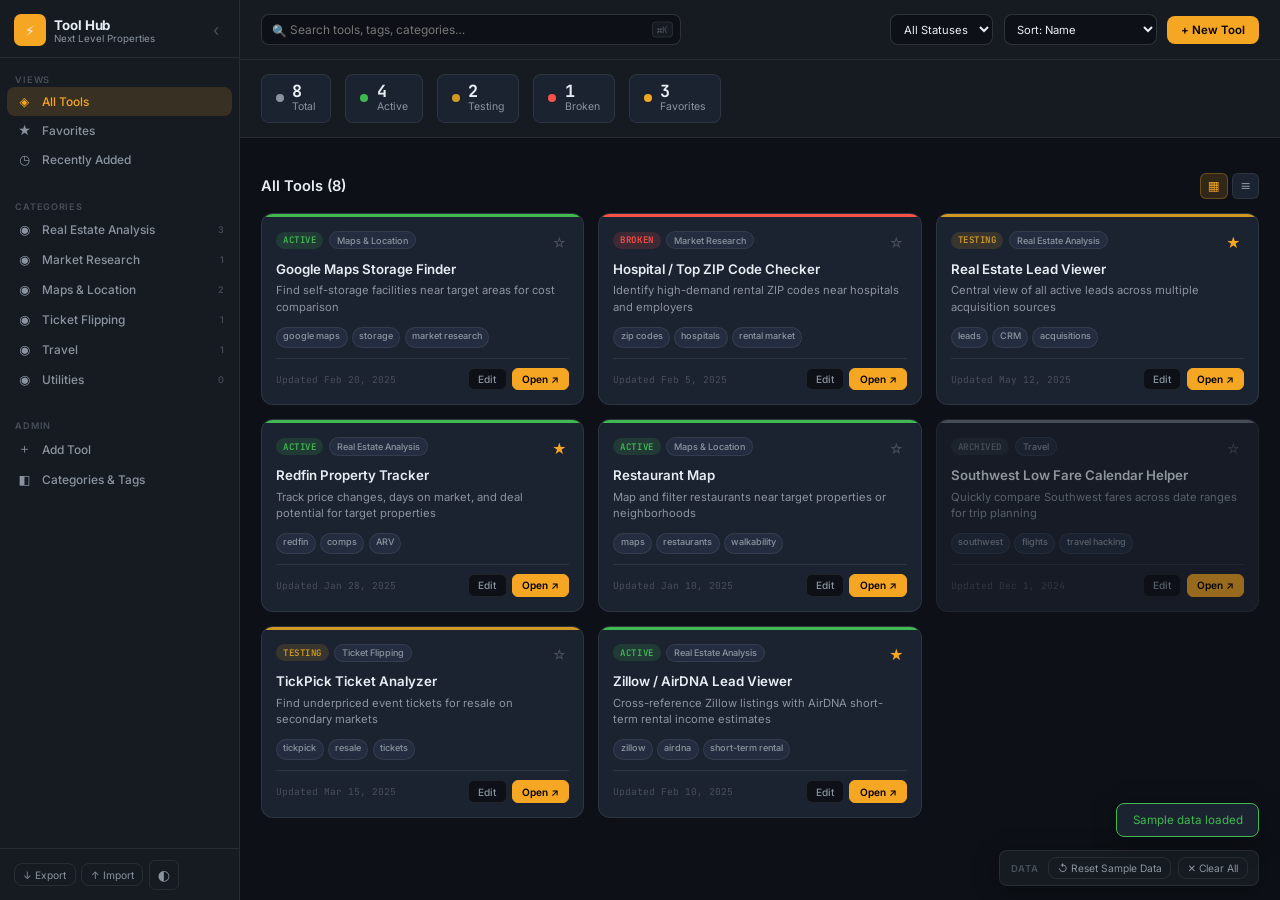
<file: index.html>
<!DOCTYPE html>
<html lang="en" data-theme="dark">
<head>
  <meta charset="UTF-8" />
  <meta name="viewport" content="width=device-width, initial-scale=1.0" />
  <title>Tool Hub — Next Level Properties</title>
  <link rel="preconnect" href="https://fonts.googleapis.com" />
  <link rel="preconnect" href="https://fonts.gstatic.com" crossorigin />
  <link href="https://fonts.googleapis.com/css2?family=Inter:wght@300;400;500;600;700&family=JetBrains+Mono:wght@400;500;600&display=swap" rel="stylesheet" />
  <link rel="stylesheet" href="styles.css" />
</head>
<body>

<!-- SIDEBAR -->
<aside class="sidebar" id="sidebar">
  <div class="sidebar-header">
    <div class="logo">
      <div class="logo-icon">⚡</div>
      <div class="logo-text">
        <span class="logo-title">Tool Hub</span>
        <span class="logo-sub">Next Level Properties</span>
      </div>
    </div>
    <button class="sidebar-toggle-btn" id="sidebarToggle" title="Collapse sidebar">‹</button>
  </div>

  <nav class="sidebar-nav">
    <div class="nav-section-label">Views</div>
    <a href="#" class="nav-item active" data-view="all">
      <span class="nav-icon">◈</span> All Tools
    </a>
    <a href="#" class="nav-item" data-view="favorites">
      <span class="nav-icon">★</span> Favorites
    </a>
    <a href="#" class="nav-item" data-view="recent">
      <span class="nav-icon">◷</span> Recently Added
    </a>

    <div class="nav-section-label" style="margin-top:1.5rem">Categories</div>
    <div id="categoryNav" class="category-nav"></div>

    <div class="nav-section-label" style="margin-top:1.5rem">Admin</div>
    <a href="#" class="nav-item" id="addToolBtn">
      <span class="nav-icon">＋</span> Add Tool
    </a>
    <a href="#" class="nav-item" id="manageCategoriesBtn">
      <span class="nav-icon">◧</span> Categories & Tags
    </a>
  </nav>

  <div class="sidebar-footer">
    <button class="btn-ghost small" id="exportBtn" title="Export backup">↓ Export</button>
    <button class="btn-ghost small" id="importBtn" title="Import backup">↑ Import</button>
    <button class="theme-toggle" id="themeToggle" title="Toggle light/dark">◐</button>
    <input type="file" id="importFile" accept=".json" style="display:none" />
  </div>
</aside>

<!-- MAIN -->
<main class="main" id="main">

  <!-- TOP BAR -->
  <header class="topbar">
    <div class="topbar-left">
      <button class="mobile-menu-btn" id="mobileMenuBtn">☰</button>
      <div class="search-wrap">
        <span class="search-icon">🔍</span>
        <input type="text" id="searchInput" placeholder="Search tools, tags, categories…" class="search-input" />
        <kbd class="search-kbd">⌘K</kbd>
      </div>
    </div>
    <div class="topbar-right">
      <select id="statusFilter" class="filter-select">
        <option value="">All Statuses</option>
        <option value="active">Active</option>
        <option value="testing">Testing</option>
        <option value="broken">Broken</option>
        <option value="archived">Archived</option>
      </select>
      <select id="sortSelect" class="filter-select">
        <option value="name">Sort: Name</option>
        <option value="category">Sort: Category</option>
        <option value="updated">Sort: Last Updated</option>
        <option value="added">Sort: Recently Added</option>
      </select>
      <button class="btn-primary" id="addToolBtnTop">+ New Tool</button>
    </div>
  </header>

  <!-- STATS BAR -->
  <section class="stats-bar" id="statsBar"></section>

  <!-- TAG CHIPS -->
  <div class="active-filters" id="activeFilters"></div>

  <!-- CONTENT -->
  <div class="content-area">
    <div class="content-header">
      <h2 class="content-title" id="contentTitle">All Tools</h2>
      <div class="view-mode-btns">
        <button class="view-btn active" id="gridViewBtn" title="Grid view">▦</button>
        <button class="view-btn" id="listViewBtn" title="List view">≡</button>
      </div>
    </div>

    <div class="tools-grid" id="toolsGrid"></div>
    <div class="empty-state" id="emptyState" style="display:none">
      <div class="empty-icon">🔧</div>
      <h3>No tools found</h3>
      <p>Try a different search, or <a href="#" id="emptyAddLink">add your first tool</a>.</p>
    </div>
  </div>
</main>

<!-- TOOL MODAL -->
<div class="modal-backdrop" id="toolModal" style="display:none">
  <div class="modal modal-large">
    <div class="modal-header">
      <div class="modal-title-area">
        <span class="modal-status-badge" id="modalStatus"></span>
        <h2 class="modal-title" id="modalTitle"></h2>
        <span class="modal-category-badge" id="modalCategory"></span>
      </div>
      <div class="modal-header-actions">
        <button class="btn-icon" id="modalFavBtn" title="Toggle favorite">☆</button>
        <button class="btn-icon" id="modalEditBtn" title="Edit tool">✎</button>
        <button class="btn-icon modal-close" id="closeToolModal">✕</button>
      </div>
    </div>
    <div class="modal-body">
      <div class="modal-left">
        <div class="detail-section">
          <label class="detail-label">Description</label>
          <p class="detail-text" id="modalDesc"></p>
        </div>
        <div class="detail-section" id="modalInstructionsSection">
          <label class="detail-label">Instructions & Notes</label>
          <div class="detail-notes" id="modalInstructions"></div>
        </div>
        <div class="detail-section" id="modalResourcesSection">
          <label class="detail-label">Related Resources</label>
          <div id="modalResources"></div>
        </div>
        <div class="detail-section">
          <label class="detail-label">Tags</label>
          <div class="tags-display" id="modalTags"></div>
        </div>
        <div class="detail-meta-row">
          <span class="detail-meta-item">📅 Updated: <strong id="modalUpdated"></strong></span>
          <span class="detail-meta-item">➕ Added: <strong id="modalAdded"></strong></span>
        </div>
      </div>
      <div class="modal-right">
        <div class="video-panel" id="videoPanel" style="display:none">
          <label class="detail-label">Tutorial Video</label>
          <div id="videoEmbed"></div>
          <a class="btn-ghost small" id="videoOpenBtn" target="_blank" rel="noopener">↗ Open in New Tab</a>
        </div>
        <div class="tool-actions">
          <a class="btn-primary large" id="modalOpenBtn" target="_blank" rel="noopener">⚡ Open Tool</a>
        </div>
      </div>
    </div>
  </div>
</div>

<!-- EDIT/ADD MODAL -->
<div class="modal-backdrop" id="editModal" style="display:none">
  <div class="modal">
    <div class="modal-header">
      <h2 class="modal-title" id="editModalTitle">Add New Tool</h2>
      <button class="btn-icon modal-close" id="closeEditModal">✕</button>
    </div>
    <div class="modal-body single-col">
      <form id="toolForm" autocomplete="off">
        <input type="hidden" id="editToolId" />

        <div class="form-row two-col">
          <div class="form-group">
            <label class="form-label">Tool Name <span class="required">*</span></label>
            <input type="text" id="fName" class="form-input" placeholder="e.g. Zillow Lead Viewer" required />
          </div>
          <div class="form-group">
            <label class="form-label">Category <span class="required">*</span></label>
            <div class="input-with-action">
              <select id="fCategory" class="form-input" required></select>
              <button type="button" class="btn-ghost small" id="newCategoryInlineBtn">+ New</button>
            </div>
          </div>
        </div>

        <div class="form-group">
          <label class="form-label">Short Description</label>
          <input type="text" id="fShortDesc" class="form-input" placeholder="One sentence about what this tool does" />
        </div>

        <div class="form-group">
          <label class="form-label">Full Description / Notes</label>
          <textarea id="fInstructions" class="form-textarea" rows="5" placeholder="How to use this tool, tips, gotchas, workflow…"></textarea>
        </div>

        <div class="form-row two-col">
          <div class="form-group">
            <label class="form-label">Tool URL <span class="required">*</span></label>
            <input type="text" id="fUrl" class="form-input" placeholder="/tools/my-tool/index.html or https://…" required />
          </div>
          <div class="form-group">
            <label class="form-label">Status</label>
            <select id="fStatus" class="form-input">
              <option value="active">Active</option>
              <option value="testing">Testing</option>
              <option value="broken">Broken</option>
              <option value="archived">Archived</option>
            </select>
          </div>
        </div>

        <div class="form-group">
          <label class="form-label">Video / Tutorial URL</label>
          <input type="text" id="fVideoUrl" class="form-input" placeholder="YouTube, Loom, Vimeo, Google Drive, Dropbox…" />
          <span class="form-hint">YouTube and Vimeo will embed automatically. Others show an "Open Video" button.</span>
        </div>

        <div class="form-group">
          <label class="form-label">Tags</label>
          <input type="text" id="fTags" class="form-input" placeholder="Comma-separated: real estate, scraper, analysis" />
        </div>

        <div class="form-group">
          <label class="form-label">Related Resources</label>
          <textarea id="fResources" class="form-textarea" rows="3" placeholder="One per line: Label | URL&#10;e.g. Source Sheet | https://docs.google.com/…"></textarea>
          <span class="form-hint">Format: Label | URL (one per line)</span>
        </div>

        <div class="form-row checkbox-row">
          <label class="checkbox-label">
            <input type="checkbox" id="fFavorite" /> ★ Mark as Favorite
          </label>
        </div>

        <div class="form-actions">
          <button type="button" class="btn-ghost" id="cancelEditBtn">Cancel</button>
          <button type="button" class="btn-danger" id="deleteToolBtn" style="display:none">Delete Tool</button>
          <button type="button" class="btn-secondary" id="duplicateToolBtn" style="display:none">Duplicate</button>
          <button type="submit" class="btn-primary">Save Tool</button>
        </div>
      </form>
    </div>
  </div>
</div>

<!-- CATEGORIES MODAL -->
<div class="modal-backdrop" id="catModal" style="display:none">
  <div class="modal modal-sm">
    <div class="modal-header">
      <h2 class="modal-title">Manage Categories & Tags</h2>
      <button class="btn-icon modal-close" id="closeCatModal">✕</button>
    </div>
    <div class="modal-body single-col">
      <div class="form-group">
        <label class="form-label">Categories</label>
        <div id="catList" class="tag-manager-list"></div>
        <div class="input-with-action" style="margin-top:.5rem">
          <input type="text" id="newCatInput" class="form-input" placeholder="New category name" />
          <button class="btn-secondary small" id="addCatBtn">Add</button>
        </div>
      </div>
      <div class="form-actions">
        <button class="btn-ghost" id="closeCatModalBtn">Close</button>
      </div>
    </div>
  </div>
</div>

<!-- CONFIRM MODAL -->
<div class="modal-backdrop" id="confirmModal" style="display:none">
  <div class="modal modal-sm">
    <div class="modal-header">
      <h2 class="modal-title" id="confirmTitle">Confirm Action</h2>
    </div>
    <div class="modal-body single-col">
      <p id="confirmMessage" class="detail-text"></p>
      <div class="form-actions">
        <button class="btn-ghost" id="confirmCancel">Cancel</button>
        <button class="btn-danger" id="confirmOk">Confirm</button>
      </div>
    </div>
  </div>
</div>

<!-- DATA MGMT BAR -->
<div class="data-bar" id="dataBar">
  <span class="data-bar-label">Data</span>
  <button class="btn-ghost small" id="resetSampleBtn">↺ Reset Sample Data</button>
  <button class="btn-ghost small danger" id="clearAllBtn">✕ Clear All</button>
</div>

<div class="toast" id="toast"></div>

<script src="app.js"></script>
</body>
</html>
</file>
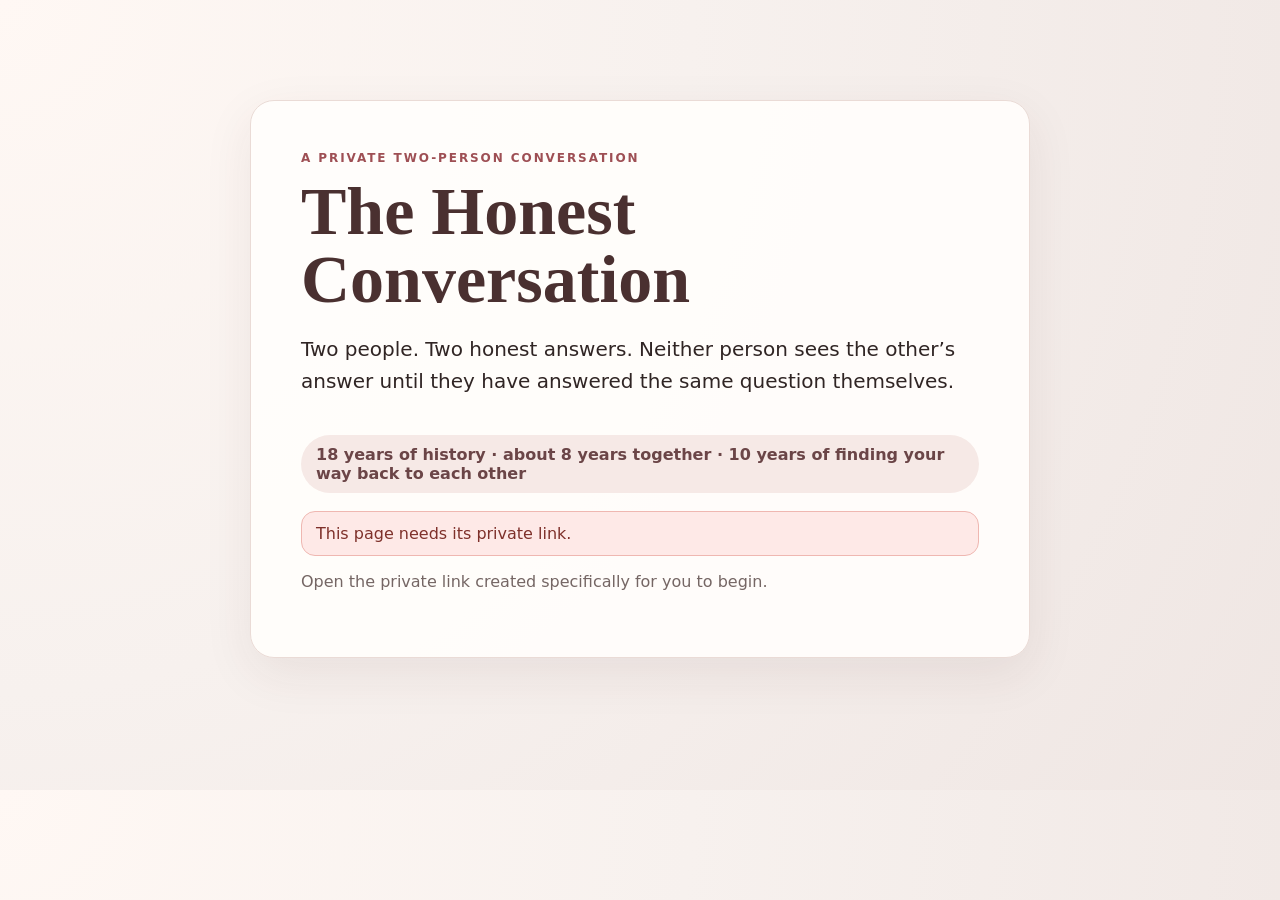
<file: tools/honest-conversation/index.html>
<!doctype html>
<html lang="en">
<head>
<meta charset="utf-8">
<meta name="viewport" content="width=device-width,initial-scale=1">
<meta name="robots" content="noindex,nofollow,noarchive">
<title>The Honest Conversation</title>
<style>
:root{--bg:#f7f1ee;--ink:#302524;--muted:#756664;--rose:#9e4f54;--card:#fffdfb;--line:#eadbd6;--soft:#f6e9e6;--green:#4f7d6b;--gold:#8b6815}*{box-sizing:border-box}body{margin:0;background:radial-gradient(circle at top left,#fff8f4 0,#f7f1ee 46%,#efe6e3 100%);color:var(--ink);font-family:Inter,system-ui,-apple-system,BlinkMacSystemFont,"Segoe UI",sans-serif}.shell{max-width:1080px;margin:auto;padding:28px 18px 60px}.card{background:rgba(255,253,251,.97);border:1px solid var(--line);border-radius:24px;box-shadow:0 16px 50px rgba(74,43,40,.08)}.top{padding:28px 30px;display:flex;gap:24px;justify-content:space-between;align-items:center}.top h1,.section h2,.hero h1,.admin h2{font-family:Georgia,serif;color:#4a3030}.top h1{font-size:38px;margin:8px 0}.top p{margin:0;max-width:700px;color:var(--muted);line-height:1.5}.eyebrow{text-transform:uppercase;letter-spacing:.16em;font-size:12px;font-weight:800;color:var(--rose)}.progress{display:grid;grid-template-columns:auto auto;gap:4px 10px;min-width:190px;background:var(--soft);padding:18px;border-radius:18px}.progress strong{font-size:22px;color:var(--rose)}.progress span{font-size:12px;color:var(--muted);align-self:center}.tabs{display:flex;gap:8px;overflow:auto;padding:16px 0 12px}.tabs button{white-space:nowrap;border:1px solid var(--line);background:#fffaf8;padding:10px 13px;border-radius:999px;cursor:pointer;color:var(--muted)}.tabs button.active{background:var(--rose);color:#fff;border-color:var(--rose)}.section,.admin{padding:30px}.section-title{display:flex;gap:16px;border-bottom:1px solid var(--line);padding-bottom:22px}.section-title .emoji{font-size:34px}.section h2{font-size:32px;margin:0 0 8px}.section-title p{margin:0;color:var(--muted)}.question{padding:26px 0;border-bottom:1px solid var(--line)}.qhead{display:grid;grid-template-columns:38px 1fr auto;gap:12px;align-items:start}.number{width:34px;height:34px;border-radius:50%;display:grid;place-items:center;background:var(--soft);font-weight:800;color:var(--rose)}.qhead h3{font-family:Georgia,serif;font-size:21px;line-height:1.45;margin:2px 0 14px}.badge{font-size:11px;font-weight:800;text-transform:uppercase;letter-spacing:.06em;background:#eee5e2;color:#7b6a67;padding:7px 9px;border-radius:999px}.badge.waiting{background:#fff2cf;color:var(--gold)}.badge.done{background:#e1f0e9;color:#376653}label{display:block;font-size:12px;text-transform:uppercase;letter-spacing:.08em;font-weight:800;color:var(--muted);margin:10px 0 8px}textarea,input,select{width:100%;border:1px solid #dbc9c4;border-radius:14px;padding:12px;font:inherit;background:#fff;color:var(--ink)}textarea{min-height:126px;resize:vertical;line-height:1.5}.actions{display:flex;align-items:center;gap:13px;margin:10px 0 16px;flex-wrap:wrap}button.primary,.pager button,.admin-actions button{border:0;background:var(--rose);color:#fff;font-weight:800;padding:11px 16px;border-radius:12px;cursor:pointer}button.secondary{border:1px solid var(--line);background:#fff;color:var(--ink);font-weight:700;padding:10px 14px;border-radius:12px;cursor:pointer}button:disabled{opacity:.45}.saved{font-size:13px;color:var(--green);font-weight:700}.partner{background:#f2ecea;border:1px dashed #d3c4c0;border-radius:16px;padding:16px}.partner.revealed{background:#edf5f1;border-style:solid;border-color:#c9ded4}.partner-title{font-weight:800;margin-bottom:7px}.partner p{margin:0;white-space:pre-wrap;line-height:1.55}.locked{color:var(--muted)}.pager{display:flex;justify-content:space-between;align-items:center;padding-top:26px}.toast{position:fixed;bottom:20px;right:20px;max-width:380px;background:#fff3d9;border:1px solid #ecd39d;padding:12px 15px;border-radius:14px;box-shadow:0 10px 30px rgba(0,0,0,.12);z-index:20}footer{text-align:center;color:var(--muted);font-size:13px;padding:26px}.loading{text-align:center;padding:60px}.pulse{font-size:48px;color:var(--rose)}.hero{max-width:780px;margin:8vh auto;padding:50px}.hero h1{font-size:clamp(40px,7vw,68px);line-height:1;margin:12px 0 20px}.lead{font-size:20px;line-height:1.6}.history{display:inline-block;margin:18px 0;padding:10px 15px;background:var(--soft);border-radius:999px;color:#6b4547;font-weight:700}.small{color:var(--muted)}.admin-grid{display:grid;grid-template-columns:1fr 1fr;gap:14px}.admin-form{padding:20px;background:var(--soft);border-radius:18px;margin:20px 0}.admin-q{border-top:1px solid var(--line);padding:16px 0}.admin-q.inactive{opacity:.55}.admin-q .meta{font-size:12px;color:var(--muted);margin-bottom:6px}.admin-actions{display:flex;gap:8px;flex-wrap:wrap}.error{background:#fee9e7;border:1px solid #efb7b1;padding:12px 14px;border-radius:14px;color:#7e302a}@media(max-width:720px){.top{align-items:flex-start;flex-direction:column}.progress{width:100%}.section,.admin{padding:20px}.qhead{grid-template-columns:34px 1fr}.badge{grid-column:2;justify-self:start}.admin-grid{grid-template-columns:1fr}}
</style>
</head>
<body><main id="app" class="shell"><div class="card loading"><div class="pulse">♥</div><p>Opening your private conversation…</p></div></main>
<script>
const API='https://qarhqzddzoohftwpzkbb.supabase.co/functions/v1/honest-conversation-api';
const token=new URLSearchParams(location.search).get('t')||'';
let data=null,activeSection=0,drafts={};
const meta={'What We Feel Now':['❤️','Start with what is still here after all these years — without letting nostalgia answer for you.'],'The Past, the Hurt, and Our Patterns':['💔','About eight years together and another decade of finding your way back to each other means there is history worth facing clearly.'],'Fear and Vulnerability':['🥺','Answer what is difficult to say out loud.'],'Our Current Relationships':['💍','Be truthful before making decisions that affect other people.'],'Would This Really Be Different?':['🌱','Love matters, but a different outcome usually requires different behavior.'],'At the Heart of It':['🔥','Separate chemistry and history from the life you could actually build now.'],'The Question That Matters Most':['✨','Answer this one slowly.']};
function esc(s){return String(s??'').replace(/[&<>"']/g,c=>({'&':'&amp;','<':'&lt;','>':'&gt;','"':'&quot;',"'":'&#039;'}[c]))}
function toast(msg){let e=document.createElement('div');e.className='toast';e.textContent=msg;document.body.appendChild(e);setTimeout(()=>e.remove(),2500)}
async function request(method='GET',body){let u=API+(method==='GET'?('?token='+encodeURIComponent(token)):'');let r=await fetch(u,{method,headers:{'Content-Type':'application/json'},body:body?JSON.stringify({...body,token}):undefined});let j=await r.json().catch(()=>({error:'Unexpected response.'}));if(!r.ok)throw new Error(j.error||'Request failed.');return j}
async function load(){if(!token){landing('This page needs its private link.');return}try{data=await request();if(data.session.role==='admin')renderAdmin();else{for(const q of data.questions)drafts[q.id]=q.own_answer||'';renderParticipant()}}catch(e){landing(e.message)}}
function landing(msg=''){document.getElementById('app').innerHTML='<section class="hero card"><div class="eyebrow">A private two-person conversation</div><h1>The Honest Conversation</h1><p class="lead">Two people. Two honest answers. Neither person sees the other’s answer until they have answered the same question themselves.</p><div class="history">18 years of history · about 8 years together · 10 years of finding your way back to each other</div>'+(msg?'<div class="error">'+esc(msg)+'</div>':'')+'<p class="small">Open the private link created specifically for you to begin.</p></section>'}
function groups(){let m=new Map();for(const q of data.questions){if(!m.has(q.section))m.set(q.section,[]);m.get(q.section).push(q)}return [...m.entries()]}
function renderParticipant(){const gs=groups();if(activeSection>=gs.length)activeSection=0;const [section,qs]=gs[activeSection];const answered=data.questions.filter(q=>q.own_answer).length,both=data.questions.filter(q=>q.partner_answer).length;let h='<header class="top card"><div><div class="eyebrow">The Honest Conversation</div><h1>Your private answers</h1><p>Answer for yourself first. The other person’s response unlocks only after you answer the same question.</p></div><div class="progress"><strong>'+answered+'/'+data.questions.length+'</strong><span>you answered</span><strong>'+both+'</strong><span>mutually revealed</span></div></header><nav class="tabs">';gs.forEach(([s],i)=>h+='<button data-tab="'+i+'" class="'+(i===activeSection?'active':'')+'">'+((meta[s]||['•'])[0])+' '+esc(s)+'</button>');h+='</nav><section class="section card"><div class="section-title"><span class="emoji">'+((meta[section]||['💬'])[0])+'</span><div><h2>'+esc(section)+'</h2><p>'+esc((meta[section]||['','Take your time and answer honestly.'])[1])+'</p></div></div>';
qs.forEach(q=>{const n=data.questions.findIndex(x=>x.id===q.id)+1,status=q.partner_answer?'Both answered':q.own_answer?'Waiting for them':'Not answered';h+='<article class="question"><div class="qhead"><span class="number">'+n+'</span><h3>'+esc(q.prompt)+'</h3><span class="badge '+(q.partner_answer?'done':q.own_answer?'waiting':'')+'">'+status+'</span></div><label>Your answer</label><textarea data-draft="'+q.id+'" placeholder="Say what is true for you — not what you think they want to hear.">'+esc(drafts[q.id]||'')+'</textarea><div class="actions"><button class="primary" data-save="'+q.id+'">Save my answer</button>'+(q.own_answer?'<span class="saved">✓ Your answer is saved</span>':'')+'</div><div class="partner '+(q.partner_answer?'revealed':'')+'"><div class="partner-title">Their answer</div>'+(q.partner_answer?'<p>'+esc(q.partner_answer).replace(/\n/g,'<br>')+'</p>':'<p class="locked">🔒 Hidden until both of you answer this question.</p>')+'</div></article>'});h+='<div class="pager"><button id="prev" '+(activeSection===0?'disabled':'')+'>← Previous</button><span>'+(activeSection+1)+' of '+gs.length+'</span><button id="next" '+(activeSection===gs.length-1?'disabled':'')+'>Next →</button></div></section><footer>Private by design. No answer is revealed before you give your own.</footer>';document.getElementById('app').innerHTML=h;bindParticipant()}
function bindParticipant(){document.querySelectorAll('[data-tab]').forEach(b=>b.onclick=()=>{capture();activeSection=Number(b.dataset.tab);renderParticipant();scrollTo(0,0)});document.querySelectorAll('[data-draft]').forEach(t=>t.oninput=()=>drafts[t.dataset.draft]=t.value);document.querySelectorAll('[data-save]').forEach(b=>b.onclick=async()=>{capture();let id=Number(b.dataset.save),answer=(drafts[id]||'').trim();if(!answer){toast('Write an answer first.');return}b.disabled=true;try{await request('POST',{action:'save_answer',question_id:id,answer});toast('Saved privately.');data=await request();renderParticipant()}catch(e){toast(e.message);b.disabled=false}});let p=document.getElementById('prev'),n=document.getElementById('next');if(p)p.onclick=()=>{capture();activeSection--;renderParticipant();scrollTo(0,0)};if(n)n.onclick=()=>{capture();activeSection++;renderParticipant();scrollTo(0,0)}}
function capture(){document.querySelectorAll('[data-draft]').forEach(t=>drafts[t.dataset.draft]=t.value)}
function renderAdmin(){const qs=data.questions;const sections=[...new Map(qs.map(q=>[q.section,{section:q.section,order:q.section_order}])).values()].sort((a,b)=>a.order-b.order);let opts=sections.map(s=>'<option value="'+esc(s.section)+'">'+esc(s.section)+'</option>').join('');let h='<header class="top card"><div><div class="eyebrow">Private administration</div><h1>Question Manager</h1><p>Add, edit, reorder, deactivate, or reactivate questions without rebuilding the site.</p></div><div class="progress"><strong>'+qs.filter(q=>q.active).length+'</strong><span>active questions</span><strong>'+sections.length+'</strong><span>sections</span></div></header><section class="admin card"><h2>Add a question</h2><div class="admin-form"><div class="admin-grid"><div><label>Section</label><select id="addSection">'+opts+'</select></div><div><label>Order</label><input id="addOrder" type="number" min="1" placeholder="Leave blank to add at end"></div></div><label>Question</label><textarea id="addPrompt"></textarea><div class="actions"><button class="primary" id="addBtn">Add question</button></div></div><h2>Existing questions</h2>';let last='';for(const q of qs){if(q.section!==last){h+='<h3>'+((meta[q.section]||['💬'])[0])+' '+esc(q.section)+'</h3>';last=q.section}h+='<div class="admin-q '+(q.active?'':'inactive')+'" data-row="'+q.id+'"><div class="meta">Section '+q.section_order+' · Question '+q.question_order+' · '+(q.active?'Active':'Inactive')+'</div><p>'+esc(q.prompt)+'</p><div class="admin-actions"><button data-edit="'+q.id+'">Edit</button><button class="secondary" data-toggle="'+q.id+'">'+(q.active?'Deactivate':'Reactivate')+'</button></div></div>'}h+='</section><footer>Keep this admin link private.</footer>';document.getElementById('app').innerHTML=h;bindAdmin(sections)}
function bindAdmin(sections){document.getElementById('addBtn').onclick=async()=>{let section=document.getElementById('addSection').value,prompt=document.getElementById('addPrompt').value.trim(),ord=document.getElementById('addOrder').value,s=sections.find(x=>x.section===section);if(!prompt){toast('Type the question first.');return}try{await request('POST',{action:'add_question',section,section_order:s.order,question_order:ord?Number(ord):0,prompt});data=await request();renderAdmin();toast('Question added.')}catch(e){toast(e.message)}};document.querySelectorAll('[data-toggle]').forEach(b=>b.onclick=async()=>{let q=data.questions.find(x=>x.id===Number(b.dataset.toggle));try{await request('POST',{action:'update_question',id:q.id,section:q.section,section_order:q.section_order,question_order:q.question_order,prompt:q.prompt,active:!q.active});data=await request();renderAdmin()}catch(e){toast(e.message)}});document.querySelectorAll('[data-edit]').forEach(b=>b.onclick=()=>edit(Number(b.dataset.edit),sections))}
function edit(id,sections){let q=data.questions.find(x=>x.id===id),row=document.querySelector('[data-row="'+id+'"]');row.innerHTML='<label>Section</label><select id="es'+id+'">'+sections.map(s=>'<option value="'+esc(s.section)+'" '+(s.section===q.section?'selected':'')+'>'+esc(s.section)+'</option>').join('')+'</select><label>Order</label><input id="eo'+id+'" type="number" min="1" value="'+q.question_order+'"><label>Question</label><textarea id="ep'+id+'">'+esc(q.prompt)+'</textarea><div class="admin-actions"><button id="save'+id+'">Save changes</button><button class="secondary" id="cancel'+id+'">Cancel</button></div>';document.getElementById('cancel'+id).onclick=renderAdmin;document.getElementById('save'+id).onclick=async()=>{let section=document.getElementById('es'+id).value,prompt=document.getElementById('ep'+id).value.trim(),order=Number(document.getElementById('eo'+id).value),s=sections.find(x=>x.section===section);try{await request('POST',{action:'update_question',id:q.id,section,section_order:s.order,question_order:order,prompt,active:q.active});data=await request();renderAdmin();toast('Question updated.')}catch(e){toast(e.message)}}}
load();
</script></body></html>
</file>
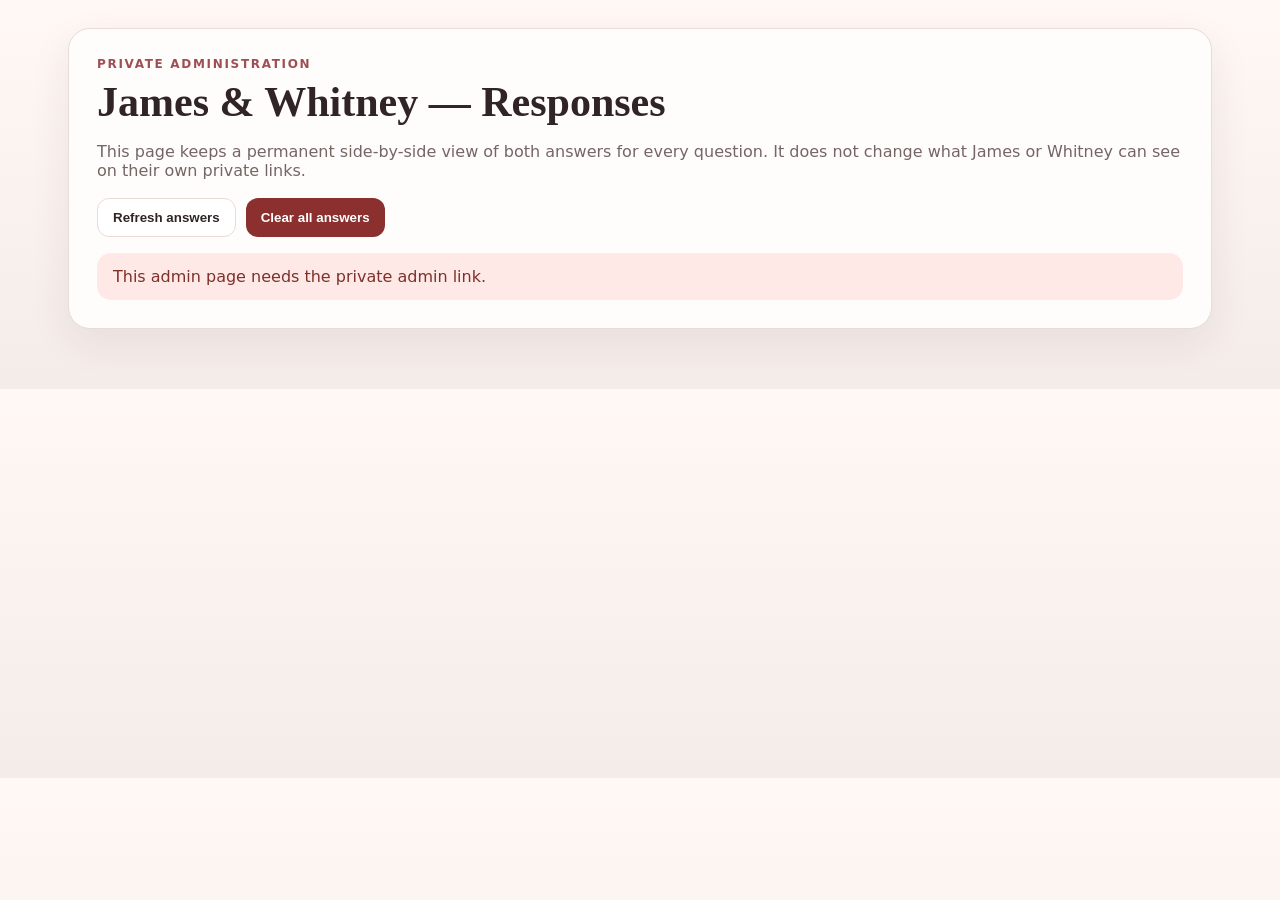
<file: tools/honest-conversation/admin/index.html>
<!doctype html><html lang="en"><head><meta charset="utf-8"><meta name="viewport" content="width=device-width,initial-scale=1"><meta name="robots" content="noindex,nofollow,noarchive"><title>Honest Conversation Admin</title><style>:root{--bg:#f7f1ee;--card:#fffdfb;--ink:#302524;--muted:#756664;--rose:#9e4f54;--line:#eadbd6;--soft:#f6e9e6;--danger:#8b2f2f}*{box-sizing:border-box}body{margin:0;background:linear-gradient(#fff8f4,#f4ece9);font-family:Inter,system-ui,-apple-system,BlinkMacSystemFont,"Segoe UI",sans-serif;color:var(--ink)}main{max-width:1180px;margin:auto;padding:28px 18px 60px}.card{background:var(--card);border:1px solid var(--line);border-radius:22px;box-shadow:0 14px 40px rgba(74,43,40,.08)}header{padding:28px}.eyebrow{font-size:12px;font-weight:800;text-transform:uppercase;letter-spacing:.14em;color:var(--rose)}h1,h2,h3{font-family:Georgia,serif}h1{margin:7px 0 8px;font-size:42px}.muted{color:var(--muted)}.toolbar{display:flex;gap:10px;flex-wrap:wrap;margin-top:18px}.btn{border:0;border-radius:12px;padding:11px 15px;font-weight:800;cursor:pointer;background:var(--rose);color:#fff}.btn.secondary{background:#fff;color:var(--ink);border:1px solid var(--line)}.btn.danger{background:var(--danger)}.section{margin-top:18px;padding:24px}.section h2{margin:0 0 18px;font-size:28px}.q{border-top:1px solid var(--line);padding:22px 0}.q:first-of-type{border-top:0}.qnum{font-size:12px;text-transform:uppercase;letter-spacing:.08em;color:var(--muted);font-weight:800}.prompt{font-family:Georgia,serif;font-size:21px;line-height:1.4;margin:7px 0 14px}.answers{display:grid;grid-template-columns:1fr 1fr;gap:14px}.answer{background:var(--soft);border-radius:16px;padding:16px;min-height:110px}.answer h3{font-size:17px;margin:0 0 10px}.answer p{white-space:pre-wrap;line-height:1.55;margin:0}.empty{color:var(--muted);font-style:italic}.row-actions{margin-top:10px}.status{padding:14px 16px;margin-top:16px;border-radius:14px;background:#f2ecea}.error{background:#fee9e7;color:#7e302a}.success{background:#e8f4ed;color:#35624f}@media(max-width:720px){.answers{grid-template-columns:1fr}h1{font-size:34px}}</style></head><body><main><header class="card"><div class="eyebrow">Private administration</div><h1>James & Whitney — Responses</h1><p class="muted">This page keeps a permanent side-by-side view of both answers for every question. It does not change what James or Whitney can see on their own private links.</p><div class="toolbar"><button class="btn secondary" id="refresh">Refresh answers</button><button class="btn danger" id="clearAll">Clear all answers</button></div><div id="status" class="status">Loading…</div></header><div id="content"></div></main><script>const API='https://qarhqzddzoohftwpzkbb.supabase.co/functions/v1/honest-conversation-api';const token=new URLSearchParams(location.search).get('t')||'';const esc=s=>String(s??'').replace(/[&<>"']/g,c=>({'&':'&amp;','<':'&lt;','>':'&gt;','"':'&quot;',"'":'&#039;'}[c]));async function req(method='GET',body){let u=API+(method==='GET'?('?token='+encodeURIComponent(token)):'');let r=await fetch(u,{method,headers:{'Content-Type':'application/json'},body:body?JSON.stringify({...body,token}):undefined});let j=await r.json().catch(()=>({error:'Unexpected response.'}));if(!r.ok)throw new Error(j.error||'Request failed.');return j}function setStatus(t,kind=''){let e=document.getElementById('status');e.className='status '+kind;e.textContent=t}async function load(){if(!token){setStatus('This admin page needs the private admin link.','error');return}try{let d=await req();if(d.session.role!=='admin')throw new Error('Admin access required.');let groups=new Map();for(const q of d.questions){if(!groups.has(q.section))groups.set(q.section,[]);groups.get(q.section).push(q)}let n=0,h='';for(const [section,qs] of groups){h+='<section class="section card"><h2>'+esc(section)+'</h2>';for(const q of qs){n++;h+='<div class="q"><div class="qnum">Question '+n+'</div><div class="prompt">'+esc(q.prompt)+'</div><div class="answers"><div class="answer"><h3>James</h3>'+(q.james_answer?'<p>'+esc(q.james_answer)+'</p>':'<p class="empty">No answer yet.</p>')+'</div><div class="answer"><h3>Whitney</h3>'+(q.whitney_answer?'<p>'+esc(q.whitney_answer)+'</p>':'<p class="empty">No answer yet.</p>')+'</div></div><div class="row-actions"><button class="btn secondary" data-clear="'+q.id+'">Clear answers for this question</button></div></div>'}h+='</section>'}document.getElementById('content').innerHTML=h;document.querySelectorAll('[data-clear]').forEach(b=>b.onclick=async()=>{if(!confirm('Clear both James and Whitney answers for this question?'))return;await req('POST',{action:'delete_question_answers',question_id:Number(b.dataset.clear)});setStatus('Those two answers were cleared.','success');load()});setStatus('Loaded '+d.questions.length+' questions.','success')}catch(e){setStatus(e.message,'error')}}document.getElementById('refresh').onclick=load;document.getElementById('clearAll').onclick=async()=>{if(!confirm('Clear ALL answers for James and Whitney? Questions will stay. This cannot be undone.'))return;try{let r=await req('POST',{action:'clear_all_answers'});setStatus('Cleared '+r.deleted+' saved answers.','success');load()}catch(e){setStatus(e.message,'error')}};load();</script></body></html>
</file>
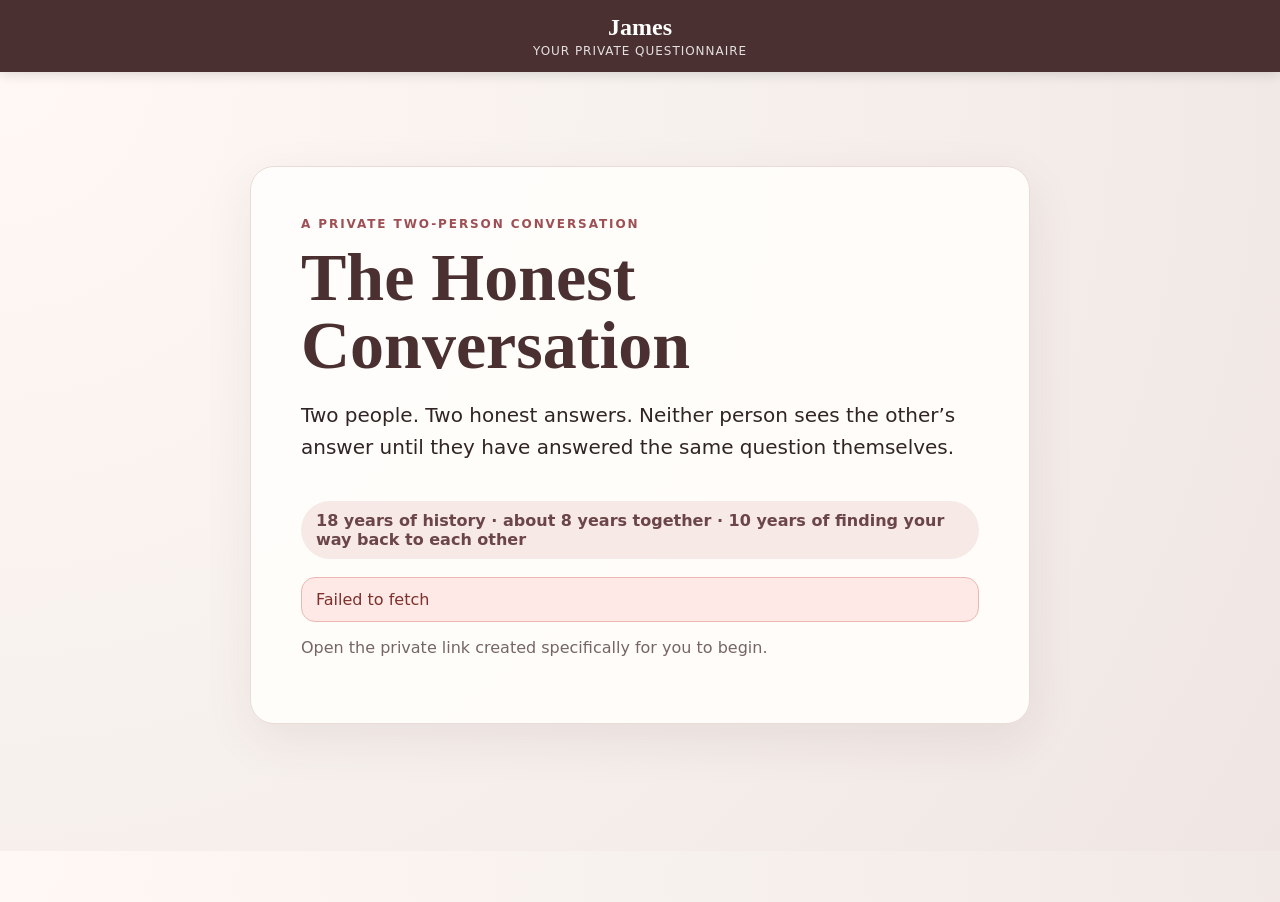
<file: tools/honest-conversation/james/index.html>
<!doctype html><html lang="en"><head><meta charset="utf-8"><meta name="viewport" content="width=device-width,initial-scale=1"><meta name="robots" content="noindex,nofollow,noarchive"><title>James — The Honest Conversation</title><style>html,body{margin:0;min-height:100%;background:#f7f1ee;font-family:Inter,system-ui,-apple-system,BlinkMacSystemFont,"Segoe UI",sans-serif;color:#302524}.namebar{position:sticky;top:0;z-index:10;background:#4a3030;color:#fff;padding:14px 20px;text-align:center;box-shadow:0 2px 12px rgba(0,0,0,.14)}.namebar strong{font-family:Georgia,serif;font-size:24px}.namebar span{display:block;font-size:12px;letter-spacing:.08em;text-transform:uppercase;margin-top:3px;opacity:.85}iframe{display:block;width:100%;height:calc(100vh - 70px);border:0;background:#f7f1ee}</style></head><body><div class="namebar"><strong>James</strong><span>Your private questionnaire</span></div><iframe title="James — The Honest Conversation" src="../?t=SuhUPGPmN-OIxHrKVSsH1bktepCDj5IBKA8i2eFMdzw"></iframe></body></html>
</file>
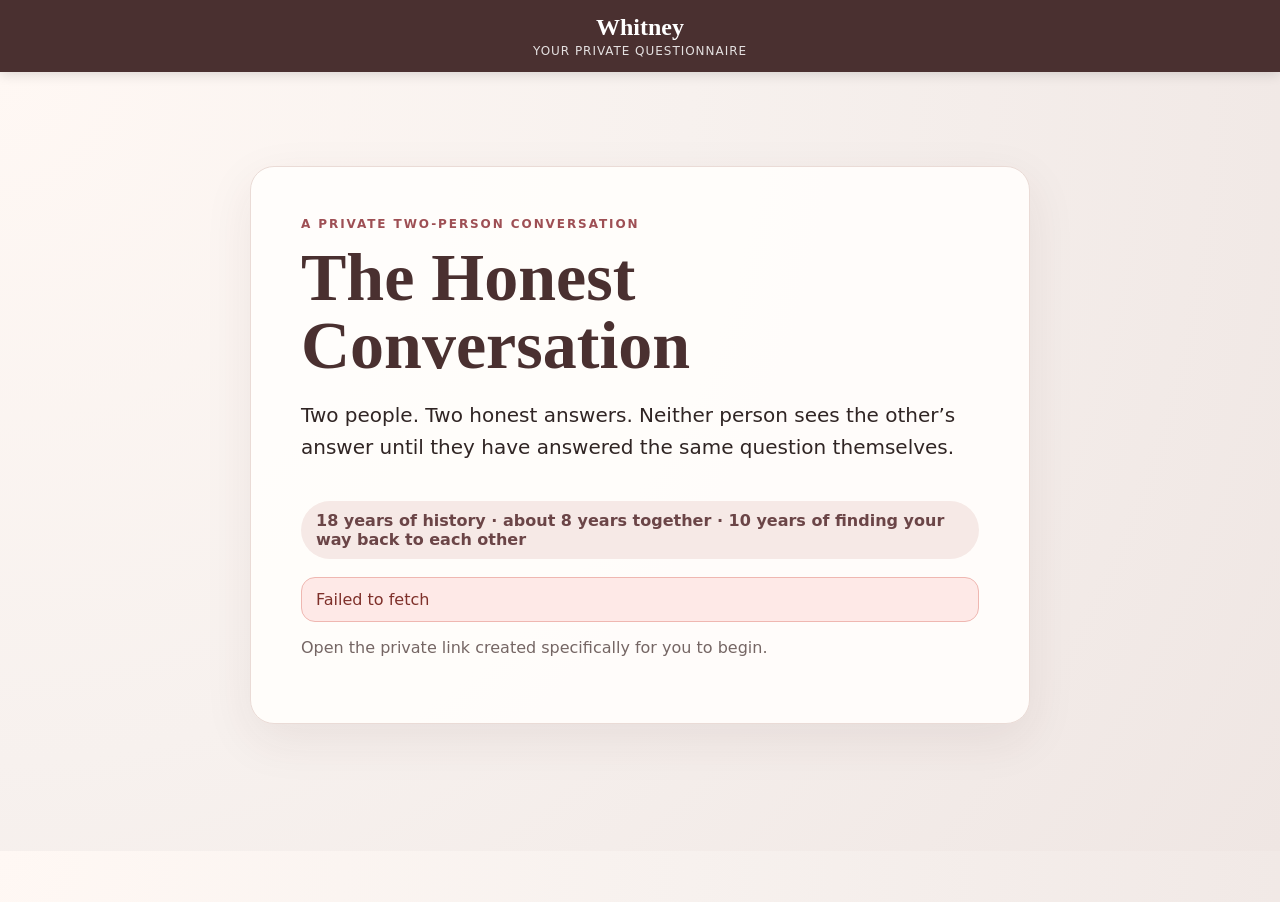
<file: tools/honest-conversation/whitney/index.html>
<!doctype html><html lang="en"><head><meta charset="utf-8"><meta name="viewport" content="width=device-width,initial-scale=1"><meta name="robots" content="noindex,nofollow,noarchive"><title>Whitney — The Honest Conversation</title><style>html,body{margin:0;min-height:100%;background:#f7f1ee;font-family:Inter,system-ui,-apple-system,BlinkMacSystemFont,"Segoe UI",sans-serif;color:#302524}.namebar{position:sticky;top:0;z-index:10;background:#4a3030;color:#fff;padding:14px 20px;text-align:center;box-shadow:0 2px 12px rgba(0,0,0,.14)}.namebar strong{font-family:Georgia,serif;font-size:24px}.namebar span{display:block;font-size:12px;letter-spacing:.08em;text-transform:uppercase;margin-top:3px;opacity:.85}iframe{display:block;width:100%;height:calc(100vh - 70px);border:0;background:#f7f1ee}</style></head><body><div class="namebar"><strong>Whitney</strong><span>Your private questionnaire</span></div><iframe title="Whitney — The Honest Conversation" src="../?t=oKPtw1Y3okSjjpch58TGOnygbgMq0CeTksMwA3chbkE"></iframe></body></html>
</file>
<file: styles.css>
/* ─── TOKENS ─── */
:root {
  --amber: #F5A623;
  --amber-dim: #C47D0E;
  --amber-glow: rgba(245,166,35,0.15);

  --bg-base:    #0D1117;
  --bg-surface: #161B22;
  --bg-card:    #1C2330;
  --bg-hover:   #232D3F;
  --bg-input:   #0D1117;
  --border:     rgba(255,255,255,0.08);
  --border-mid: rgba(255,255,255,0.14);

  --text-primary:   #E6EDF3;
  --text-secondary: #8B949E;
  --text-muted:     #484F58;

  --status-active:   #3FB950;
  --status-testing:  #D29922;
  --status-broken:   #F85149;
  --status-archived: #6E7681;

  --sidebar-w: 240px;
  --topbar-h: 60px;
  --radius: 8px;
  --radius-lg: 12px;
  --shadow: 0 4px 24px rgba(0,0,0,0.4);

  --font-ui:   'Inter', system-ui, sans-serif;
  --font-mono: 'JetBrains Mono', 'Fira Code', monospace;
}

[data-theme="light"] {
  --bg-base:    #F0F2F5;
  --bg-surface: #FFFFFF;
  --bg-card:    #FFFFFF;
  --bg-hover:   #F6F8FA;
  --bg-input:   #F6F8FA;
  --border:     rgba(0,0,0,0.08);
  --border-mid: rgba(0,0,0,0.14);
  --text-primary:   #1F2328;
  --text-secondary: #656D76;
  --text-muted:     #BEC4CC;
  --shadow: 0 2px 12px rgba(0,0,0,0.1);
}

/* ─── RESET ─── */
*, *::before, *::after { box-sizing: border-box; margin: 0; padding: 0; }
html { font-size: 14px; }
body { font-family: var(--font-ui); background: var(--bg-base); color: var(--text-primary); min-height: 100vh; display: flex; transition: background .2s, color .2s; }
a { color: inherit; text-decoration: none; }
button { cursor: pointer; font-family: var(--font-ui); border: none; background: none; }
input, select, textarea { font-family: var(--font-ui); }
textarea { resize: vertical; }

/* ─── SIDEBAR ─── */
.sidebar {
  width: var(--sidebar-w);
  min-height: 100vh;
  background: var(--bg-surface);
  border-right: 1px solid var(--border);
  display: flex;
  flex-direction: column;
  position: fixed;
  top: 0; left: 0;
  z-index: 100;
  transition: width .25s ease, transform .25s ease;
}

.sidebar.collapsed { width: 60px; }
.sidebar.collapsed .logo-text,
.sidebar.collapsed .nav-section-label,
.sidebar.collapsed .sidebar-footer .btn-ghost { display: none; }
.sidebar.collapsed .sidebar-footer { justify-content: center; }
.sidebar.collapsed .nav-item { justify-content: center; padding: .6rem; }
.sidebar.collapsed .nav-item span:not(.nav-icon) { display: none; }
.sidebar.collapsed .logo { justify-content: center; }

.sidebar-header {
  display: flex;
  align-items: center;
  justify-content: space-between;
  padding: 1rem 1rem .75rem;
  border-bottom: 1px solid var(--border);
}

.logo {
  display: flex;
  align-items: center;
  gap: .6rem;
}

.logo-icon {
  width: 32px; height: 32px;
  background: var(--amber);
  border-radius: 7px;
  display: flex; align-items: center; justify-content: center;
  font-size: 1rem;
  flex-shrink: 0;
}

.logo-title {
  display: block;
  font-weight: 700;
  font-size: .95rem;
  letter-spacing: -.01em;
  color: var(--text-primary);
}

.logo-sub {
  display: block;
  font-size: .7rem;
  color: var(--text-secondary);
  white-space: nowrap;
}

.sidebar-toggle-btn {
  color: var(--text-muted);
  font-size: 1.2rem;
  padding: .25rem .4rem;
  border-radius: 4px;
  transition: color .15s;
  flex-shrink: 0;
}
.sidebar-toggle-btn:hover { color: var(--text-primary); }
.sidebar.collapsed .sidebar-toggle-btn { transform: rotate(180deg); }

.sidebar-nav {
  flex: 1;
  padding: .75rem .5rem;
  overflow-y: auto;
}

.nav-section-label {
  font-size: .65rem;
  font-weight: 600;
  letter-spacing: .08em;
  text-transform: uppercase;
  color: var(--text-muted);
  padding: .4rem .6rem .2rem;
}

.nav-item {
  display: flex;
  align-items: center;
  gap: .6rem;
  padding: .5rem .6rem;
  border-radius: var(--radius);
  color: var(--text-secondary);
  font-size: .85rem;
  font-weight: 500;
  transition: background .15s, color .15s;
  white-space: nowrap;
  overflow: hidden;
}
.nav-item:hover { background: var(--bg-hover); color: var(--text-primary); }
.nav-item.active { background: var(--amber-glow); color: var(--amber); }
.nav-icon { font-size: .9rem; flex-shrink: 0; width: 18px; text-align: center; }

.category-nav {
  display: flex;
  flex-direction: column;
  gap: 1px;
}

.sidebar-footer {
  display: flex;
  align-items: center;
  gap: .4rem;
  padding: .75rem 1rem;
  border-top: 1px solid var(--border);
  flex-wrap: wrap;
}

/* ─── MAIN ─── */
.main {
  margin-left: var(--sidebar-w);
  flex: 1;
  display: flex;
  flex-direction: column;
  min-height: 100vh;
  transition: margin-left .25s ease;
}
.sidebar.collapsed ~ .main { margin-left: 60px; }

/* ─── TOPBAR ─── */
.topbar {
  height: var(--topbar-h);
  background: var(--bg-surface);
  border-bottom: 1px solid var(--border);
  display: flex;
  align-items: center;
  justify-content: space-between;
  padding: 0 1.5rem;
  gap: 1rem;
  position: sticky;
  top: 0;
  z-index: 50;
}

.topbar-left { display: flex; align-items: center; gap: .75rem; flex: 1; }
.topbar-right { display: flex; align-items: center; gap: .75rem; flex-shrink: 0; }

.search-wrap {
  position: relative;
  flex: 1;
  max-width: 420px;
}

.search-icon {
  position: absolute;
  left: .75rem;
  top: 50%;
  transform: translateY(-50%);
  font-size: .85rem;
}

.search-input {
  width: 100%;
  background: var(--bg-input);
  border: 1px solid var(--border-mid);
  border-radius: var(--radius);
  padding: .5rem .75rem .5rem 2rem;
  color: var(--text-primary);
  font-size: .85rem;
  transition: border-color .15s, box-shadow .15s;
}
.search-input:focus {
  outline: none;
  border-color: var(--amber);
  box-shadow: 0 0 0 3px var(--amber-glow);
}

.search-kbd {
  position: absolute;
  right: .6rem;
  top: 50%;
  transform: translateY(-50%);
  font-size: .65rem;
  color: var(--text-muted);
  background: var(--bg-surface);
  border: 1px solid var(--border);
  border-radius: 4px;
  padding: .1rem .3rem;
  font-family: var(--font-mono);
}

.filter-select {
  background: var(--bg-input);
  border: 1px solid var(--border-mid);
  border-radius: var(--radius);
  color: var(--text-primary);
  padding: .45rem .6rem;
  font-size: .8rem;
  cursor: pointer;
}
.filter-select:focus { outline: none; border-color: var(--amber); }

.mobile-menu-btn { display: none; font-size: 1.2rem; color: var(--text-secondary); }

/* ─── STATS BAR ─── */
.stats-bar {
  display: flex;
  gap: 1rem;
  padding: 1rem 1.5rem;
  border-bottom: 1px solid var(--border);
  background: var(--bg-surface);
  flex-wrap: wrap;
}

.stat-card {
  display: flex;
  align-items: center;
  gap: .6rem;
  background: var(--bg-card);
  border: 1px solid var(--border);
  border-radius: var(--radius);
  padding: .6rem 1rem;
  cursor: pointer;
  transition: border-color .15s, background .15s;
}
.stat-card:hover { border-color: var(--border-mid); background: var(--bg-hover); }

.stat-dot {
  width: 8px; height: 8px;
  border-radius: 50%;
  flex-shrink: 0;
}

.stat-val { font-size: 1.2rem; font-weight: 700; line-height: 1; font-family: var(--font-mono); }
.stat-label { font-size: .75rem; color: var(--text-secondary); white-space: nowrap; }

/* ─── ACTIVE FILTERS ─── */
.active-filters {
  display: flex;
  gap: .5rem;
  padding: .5rem 1.5rem;
  flex-wrap: wrap;
  min-height: 0;
}

.filter-chip {
  display: flex;
  align-items: center;
  gap: .4rem;
  background: var(--amber-glow);
  color: var(--amber);
  border: 1px solid rgba(245,166,35,0.3);
  border-radius: 999px;
  padding: .2rem .65rem;
  font-size: .75rem;
  font-weight: 500;
}
.filter-chip button { color: var(--amber); font-size: .8rem; padding: 0 .1rem; }

/* ─── CONTENT AREA ─── */
.content-area { padding: 1.5rem; flex: 1; }

.content-header {
  display: flex;
  align-items: center;
  justify-content: space-between;
  margin-bottom: 1rem;
}

.content-title {
  font-size: 1.05rem;
  font-weight: 600;
  color: var(--text-primary);
}

.view-mode-btns { display: flex; gap: .35rem; }
.view-btn {
  background: var(--bg-card);
  border: 1px solid var(--border);
  border-radius: 6px;
  color: var(--text-secondary);
  padding: .35rem .5rem;
  font-size: .9rem;
  transition: all .15s;
}
.view-btn.active { background: var(--amber-glow); color: var(--amber); border-color: rgba(245,166,35,0.3); }

/* ─── TOOL CARDS ─── */
.tools-grid {
  display: grid;
  grid-template-columns: repeat(auto-fill, minmax(300px, 1fr));
  gap: 1rem;
}

.tools-grid.list-view {
  grid-template-columns: 1fr;
}

.tool-card {
  background: var(--bg-card);
  border: 1px solid var(--border);
  border-radius: var(--radius-lg);
  overflow: hidden;
  position: relative;
  transition: border-color .2s, box-shadow .2s, transform .15s;
  cursor: pointer;
}
.tool-card:hover {
  border-color: var(--border-mid);
  box-shadow: var(--shadow);
  transform: translateY(-2px);
}
.tool-card.archived { opacity: .6; }

.card-status-bar {
  height: 3px;
  width: 100%;
  flex-shrink: 0;
}

.card-body { padding: 1rem; }

.card-top {
  display: flex;
  justify-content: space-between;
  align-items: flex-start;
  margin-bottom: .5rem;
}

.card-badges { display: flex; gap: .4rem; align-items: center; flex-wrap: wrap; }

.status-badge {
  font-size: .65rem;
  font-weight: 600;
  padding: .18rem .5rem;
  border-radius: 999px;
  text-transform: uppercase;
  letter-spacing: .06em;
  font-family: var(--font-mono);
}

.status-active   { background: rgba(63,185,80,.15); color: var(--status-active); }
.status-testing  { background: rgba(210,153,34,.15); color: var(--status-testing); }
.status-broken   { background: rgba(248,81,73,.15); color: var(--status-broken); }
.status-archived { background: rgba(110,118,129,.15); color: var(--status-archived); }

.category-badge {
  font-size: .65rem;
  font-weight: 500;
  padding: .18rem .5rem;
  border-radius: 999px;
  background: var(--bg-hover);
  color: var(--text-secondary);
  border: 1px solid var(--border);
}

.card-fav-btn {
  color: var(--text-muted);
  font-size: 1rem;
  padding: .2rem;
  transition: color .15s, transform .15s;
  flex-shrink: 0;
}
.card-fav-btn:hover { color: var(--amber); transform: scale(1.2); }
.card-fav-btn.active { color: var(--amber); }

.card-name {
  font-size: .95rem;
  font-weight: 600;
  margin-bottom: .3rem;
  color: var(--text-primary);
  line-height: 1.3;
}

.card-desc {
  font-size: .8rem;
  color: var(--text-secondary);
  line-height: 1.5;
  margin-bottom: .75rem;
  display: -webkit-box;
  -webkit-line-clamp: 2;
  -webkit-box-orient: vertical;
  overflow: hidden;
}

.card-tags {
  display: flex;
  flex-wrap: wrap;
  gap: .3rem;
  margin-bottom: .75rem;
  min-height: 1.5rem;
}

.tag-chip {
  font-size: .65rem;
  font-weight: 500;
  padding: .15rem .45rem;
  border-radius: 999px;
  background: var(--bg-hover);
  color: var(--text-secondary);
  border: 1px solid var(--border);
  cursor: pointer;
  transition: background .15s, color .15s;
}
.tag-chip:hover { background: var(--amber-glow); color: var(--amber); border-color: rgba(245,166,35,.3); }

.card-footer {
  display: flex;
  align-items: center;
  justify-content: space-between;
  border-top: 1px solid var(--border);
  padding-top: .65rem;
  margin-top: .25rem;
}

.card-date {
  font-size: .68rem;
  color: var(--text-muted);
  font-family: var(--font-mono);
}

.card-actions {
  display: flex;
  gap: .4rem;
}

.card-action-btn {
  font-size: .72rem;
  font-weight: 500;
  padding: .3rem .65rem;
  border-radius: 6px;
  transition: all .15s;
  border: 1px solid var(--border);
  color: var(--text-secondary);
  background: var(--bg-base);
}
.card-action-btn:hover { border-color: var(--border-mid); color: var(--text-primary); }
.card-action-btn.primary { background: var(--amber); color: #000; border-color: var(--amber); font-weight: 600; }
.card-action-btn.primary:hover { background: var(--amber-dim); border-color: var(--amber-dim); }

/* LIST VIEW CARDS */
.tools-grid.list-view .tool-card {
  display: flex;
  align-items: stretch;
}
.tools-grid.list-view .card-status-bar {
  width: 4px;
  height: auto;
}
.tools-grid.list-view .card-body {
  flex: 1;
  display: flex;
  align-items: center;
  gap: 1rem;
  padding: .75rem 1rem;
}
.tools-grid.list-view .card-top { margin-bottom: 0; flex: 0 0 auto; }
.tools-grid.list-view .card-name { margin-bottom: 0; }
.tools-grid.list-view .card-desc { margin-bottom: 0; flex: 1; -webkit-line-clamp: 1; }
.tools-grid.list-view .card-tags { display: none; }
.tools-grid.list-view .card-footer { border-top: none; padding-top: 0; margin-top: 0; }
.tools-grid.list-view .card-meta { display: flex; flex-direction: column; gap: .1rem; flex: 0 0 160px; }

/* ─── EMPTY STATE ─── */
.empty-state {
  text-align: center;
  padding: 5rem 2rem;
  color: var(--text-secondary);
}
.empty-icon { font-size: 3rem; margin-bottom: 1rem; }
.empty-state h3 { font-size: 1.1rem; font-weight: 600; margin-bottom: .4rem; color: var(--text-primary); }
.empty-state p { font-size: .85rem; }
.empty-state a { color: var(--amber); }

/* ─── MODALS ─── */
.modal-backdrop {
  position: fixed;
  inset: 0;
  background: rgba(0,0,0,.6);
  z-index: 200;
  display: flex;
  align-items: center;
  justify-content: center;
  padding: 1.5rem;
  backdrop-filter: blur(4px);
}

.modal {
  background: var(--bg-surface);
  border: 1px solid var(--border-mid);
  border-radius: var(--radius-lg);
  box-shadow: 0 24px 60px rgba(0,0,0,.5);
  width: 100%;
  max-width: 580px;
  max-height: 90vh;
  display: flex;
  flex-direction: column;
  overflow: hidden;
}

.modal.modal-large { max-width: 860px; }
.modal.modal-sm { max-width: 420px; }

.modal-header {
  display: flex;
  align-items: center;
  justify-content: space-between;
  padding: 1.25rem 1.5rem;
  border-bottom: 1px solid var(--border);
  flex-shrink: 0;
}

.modal-title-area { display: flex; align-items: center; gap: .75rem; flex-wrap: wrap; }
.modal-title { font-size: 1.05rem; font-weight: 700; color: var(--text-primary); }
.modal-header-actions { display: flex; align-items: center; gap: .4rem; }

.modal-body {
  padding: 1.5rem;
  overflow-y: auto;
  display: flex;
  gap: 2rem;
}

.modal-body.single-col { flex-direction: column; gap: 0; }
.modal-left { flex: 1; display: flex; flex-direction: column; gap: 1.25rem; min-width: 0; }
.modal-right { width: 240px; flex-shrink: 0; display: flex; flex-direction: column; gap: 1rem; }

.modal-status-badge { font-size: .75rem; font-weight: 600; padding: .25rem .65rem; border-radius: 999px; }
.modal-category-badge { font-size: .75rem; padding: .25rem .65rem; border-radius: 999px; background: var(--bg-hover); color: var(--text-secondary); border: 1px solid var(--border); }

/* ─── DETAIL SECTIONS ─── */
.detail-section { display: flex; flex-direction: column; gap: .4rem; }
.detail-label { font-size: .68rem; font-weight: 600; letter-spacing: .08em; text-transform: uppercase; color: var(--text-muted); }
.detail-text { font-size: .875rem; color: var(--text-secondary); line-height: 1.6; }
.detail-notes {
  font-size: .85rem;
  line-height: 1.7;
  color: var(--text-secondary);
  background: var(--bg-card);
  border: 1px solid var(--border);
  border-radius: var(--radius);
  padding: .75rem 1rem;
  white-space: pre-wrap;
}

.tags-display { display: flex; flex-wrap: wrap; gap: .4rem; }

.detail-meta-row {
  display: flex;
  gap: 1.5rem;
  flex-wrap: wrap;
}

.detail-meta-item {
  font-size: .75rem;
  color: var(--text-secondary);
}

.detail-meta-item strong {
  color: var(--text-primary);
  font-family: var(--font-mono);
}

.resource-link {
  display: flex;
  align-items: center;
  gap: .5rem;
  font-size: .8rem;
  color: var(--amber);
  padding: .3rem 0;
}
.resource-link:hover { text-decoration: underline; }

/* ─── VIDEO PANEL ─── */
.video-panel {
  display: flex;
  flex-direction: column;
  gap: .75rem;
}

.video-embed-frame {
  width: 100%;
  aspect-ratio: 16/9;
  border-radius: var(--radius);
  border: none;
  background: #000;
}

.video-thumb-btn {
  position: relative;
  width: 100%;
  aspect-ratio: 16/9;
  background: var(--bg-card);
  border: 1px solid var(--border);
  border-radius: var(--radius);
  display: flex;
  align-items: center;
  justify-content: center;
  cursor: pointer;
  overflow: hidden;
}

.video-play-icon {
  font-size: 2rem;
  color: var(--text-primary);
  z-index: 1;
}

.tool-actions {
  display: flex;
  flex-direction: column;
  gap: .5rem;
  margin-top: auto;
}

/* ─── FORM ─── */
.form-group { display: flex; flex-direction: column; gap: .4rem; margin-bottom: .9rem; }
.form-label { font-size: .78rem; font-weight: 600; color: var(--text-secondary); }
.required { color: var(--status-broken); }

.form-input, .form-textarea {
  background: var(--bg-input);
  border: 1px solid var(--border-mid);
  border-radius: var(--radius);
  color: var(--text-primary);
  padding: .55rem .75rem;
  font-size: .85rem;
  transition: border-color .15s, box-shadow .15s;
  width: 100%;
}
.form-input:focus, .form-textarea:focus {
  outline: none;
  border-color: var(--amber);
  box-shadow: 0 0 0 3px var(--amber-glow);
}

.form-hint { font-size: .72rem; color: var(--text-muted); }

.form-row { display: flex; gap: .75rem; }
.form-row.two-col > * { flex: 1; }
.form-row.checkbox-row { align-items: center; }

.checkbox-label {
  display: flex;
  align-items: center;
  gap: .5rem;
  font-size: .85rem;
  color: var(--text-secondary);
  cursor: pointer;
}

.input-with-action { display: flex; gap: .4rem; align-items: center; }
.input-with-action .form-input { flex: 1; }

.form-actions {
  display: flex;
  gap: .5rem;
  justify-content: flex-end;
  padding-top: 1rem;
  border-top: 1px solid var(--border);
  margin-top: .5rem;
}

/* ─── TAG MANAGER ─── */
.tag-manager-list { display: flex; flex-direction: column; gap: .3rem; max-height: 200px; overflow-y: auto; }
.tag-manager-item {
  display: flex;
  align-items: center;
  justify-content: space-between;
  padding: .4rem .6rem;
  background: var(--bg-card);
  border: 1px solid var(--border);
  border-radius: 6px;
  font-size: .82rem;
}
.tag-manager-item button { color: var(--status-broken); font-size: .75rem; }

/* ─── BUTTONS ─── */
.btn-primary {
  background: var(--amber);
  color: #000;
  font-weight: 600;
  padding: .5rem 1rem;
  border-radius: var(--radius);
  font-size: .82rem;
  transition: background .15s;
  white-space: nowrap;
}
.btn-primary:hover { background: var(--amber-dim); }
.btn-primary.large { padding: .75rem 1.25rem; font-size: .9rem; text-align: center; display: block; }

.btn-secondary {
  background: var(--bg-hover);
  border: 1px solid var(--border-mid);
  color: var(--text-primary);
  font-weight: 500;
  padding: .5rem 1rem;
  border-radius: var(--radius);
  font-size: .82rem;
  transition: all .15s;
}
.btn-secondary:hover { border-color: var(--amber); color: var(--amber); }
.btn-secondary.small { padding: .35rem .65rem; font-size: .75rem; }

.btn-ghost {
  color: var(--text-secondary);
  border: 1px solid var(--border);
  padding: .45rem .85rem;
  border-radius: var(--radius);
  font-size: .8rem;
  background: transparent;
  transition: all .15s;
}
.btn-ghost:hover { color: var(--text-primary); border-color: var(--border-mid); background: var(--bg-hover); }
.btn-ghost.small { padding: .3rem .6rem; font-size: .73rem; }
.btn-ghost.danger:hover { color: var(--status-broken); border-color: var(--status-broken); }

.btn-danger {
  background: rgba(248,81,73,.15);
  color: var(--status-broken);
  border: 1px solid rgba(248,81,73,.3);
  font-weight: 500;
  padding: .5rem 1rem;
  border-radius: var(--radius);
  font-size: .82rem;
  transition: all .15s;
}
.btn-danger:hover { background: rgba(248,81,73,.25); }

.btn-icon {
  width: 32px; height: 32px;
  display: flex; align-items: center; justify-content: center;
  border-radius: 6px;
  color: var(--text-secondary);
  font-size: .9rem;
  transition: all .15s;
}
.btn-icon:hover { background: var(--bg-hover); color: var(--text-primary); }
.btn-icon.modal-close:hover { background: rgba(248,81,73,.15); color: var(--status-broken); }

.theme-toggle {
  width: 30px; height: 30px;
  display: flex; align-items: center; justify-content: center;
  border-radius: 6px;
  color: var(--text-secondary);
  font-size: 1rem;
  transition: all .15s;
  border: 1px solid var(--border);
}
.theme-toggle:hover { color: var(--amber); border-color: var(--amber); }

/* ─── DATA BAR ─── */
.data-bar {
  position: fixed;
  bottom: 1rem;
  right: 1.5rem;
  display: flex;
  align-items: center;
  gap: .5rem;
  background: var(--bg-surface);
  border: 1px solid var(--border);
  border-radius: var(--radius);
  padding: .4rem .75rem;
  box-shadow: var(--shadow);
  z-index: 90;
}

.data-bar-label {
  font-size: .68rem;
  font-weight: 600;
  letter-spacing: .08em;
  text-transform: uppercase;
  color: var(--text-muted);
  margin-right: .2rem;
}

/* ─── TOAST ─── */
.toast {
  position: fixed;
  bottom: 4.5rem;
  right: 1.5rem;
  background: var(--bg-card);
  border: 1px solid var(--border-mid);
  border-radius: var(--radius);
  padding: .65rem 1.1rem;
  font-size: .83rem;
  color: var(--text-primary);
  box-shadow: var(--shadow);
  z-index: 300;
  opacity: 0;
  transform: translateY(8px);
  transition: opacity .2s, transform .2s;
  pointer-events: none;
}
.toast.show { opacity: 1; transform: translateY(0); }
.toast.success { border-color: var(--status-active); color: var(--status-active); }
.toast.error   { border-color: var(--status-broken); color: var(--status-broken); }

/* ─── STATUS COLORS HELPERS ─── */
.bar-active   { background: var(--status-active); }
.bar-testing  { background: var(--status-testing); }
.bar-broken   { background: var(--status-broken); }
.bar-archived { background: var(--status-archived); }

/* ─── SCROLLBAR ─── */
::-webkit-scrollbar { width: 6px; height: 6px; }
::-webkit-scrollbar-track { background: transparent; }
::-webkit-scrollbar-thumb { background: var(--text-muted); border-radius: 999px; }

/* ─── RESPONSIVE ─── */
@media (max-width: 768px) {
  .sidebar {
    transform: translateX(-100%);
    z-index: 150;
  }
  .sidebar.mobile-open { transform: translateX(0); }
  .main { margin-left: 0 !important; }
  .mobile-menu-btn { display: block; }
  .topbar-right .filter-select { display: none; }
  .search-kbd { display: none; }
  .modal-body { flex-direction: column; }
  .modal-right { width: 100%; }
  .form-row.two-col { flex-direction: column; }
  .tools-grid { grid-template-columns: 1fr; }
  .stats-bar { gap: .5rem; }
  .stat-card { padding: .45rem .75rem; }
}
</file>
